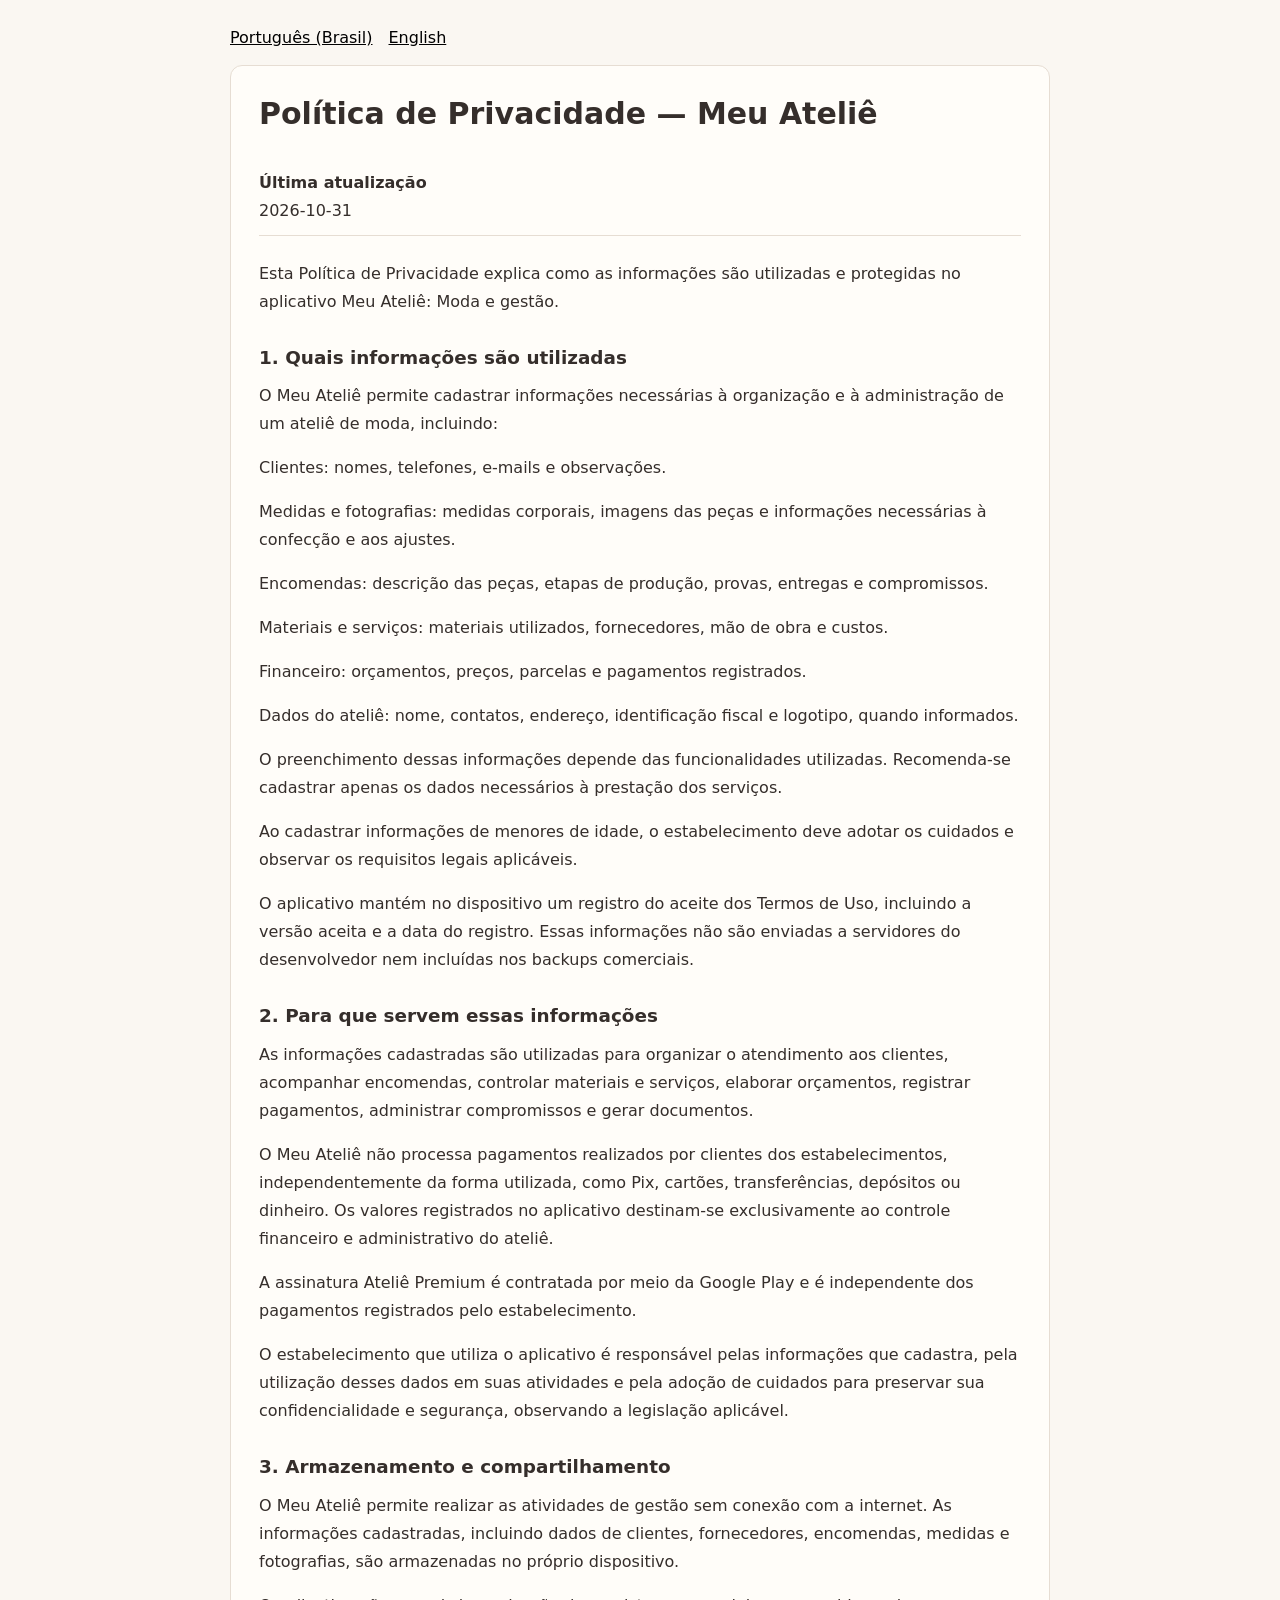
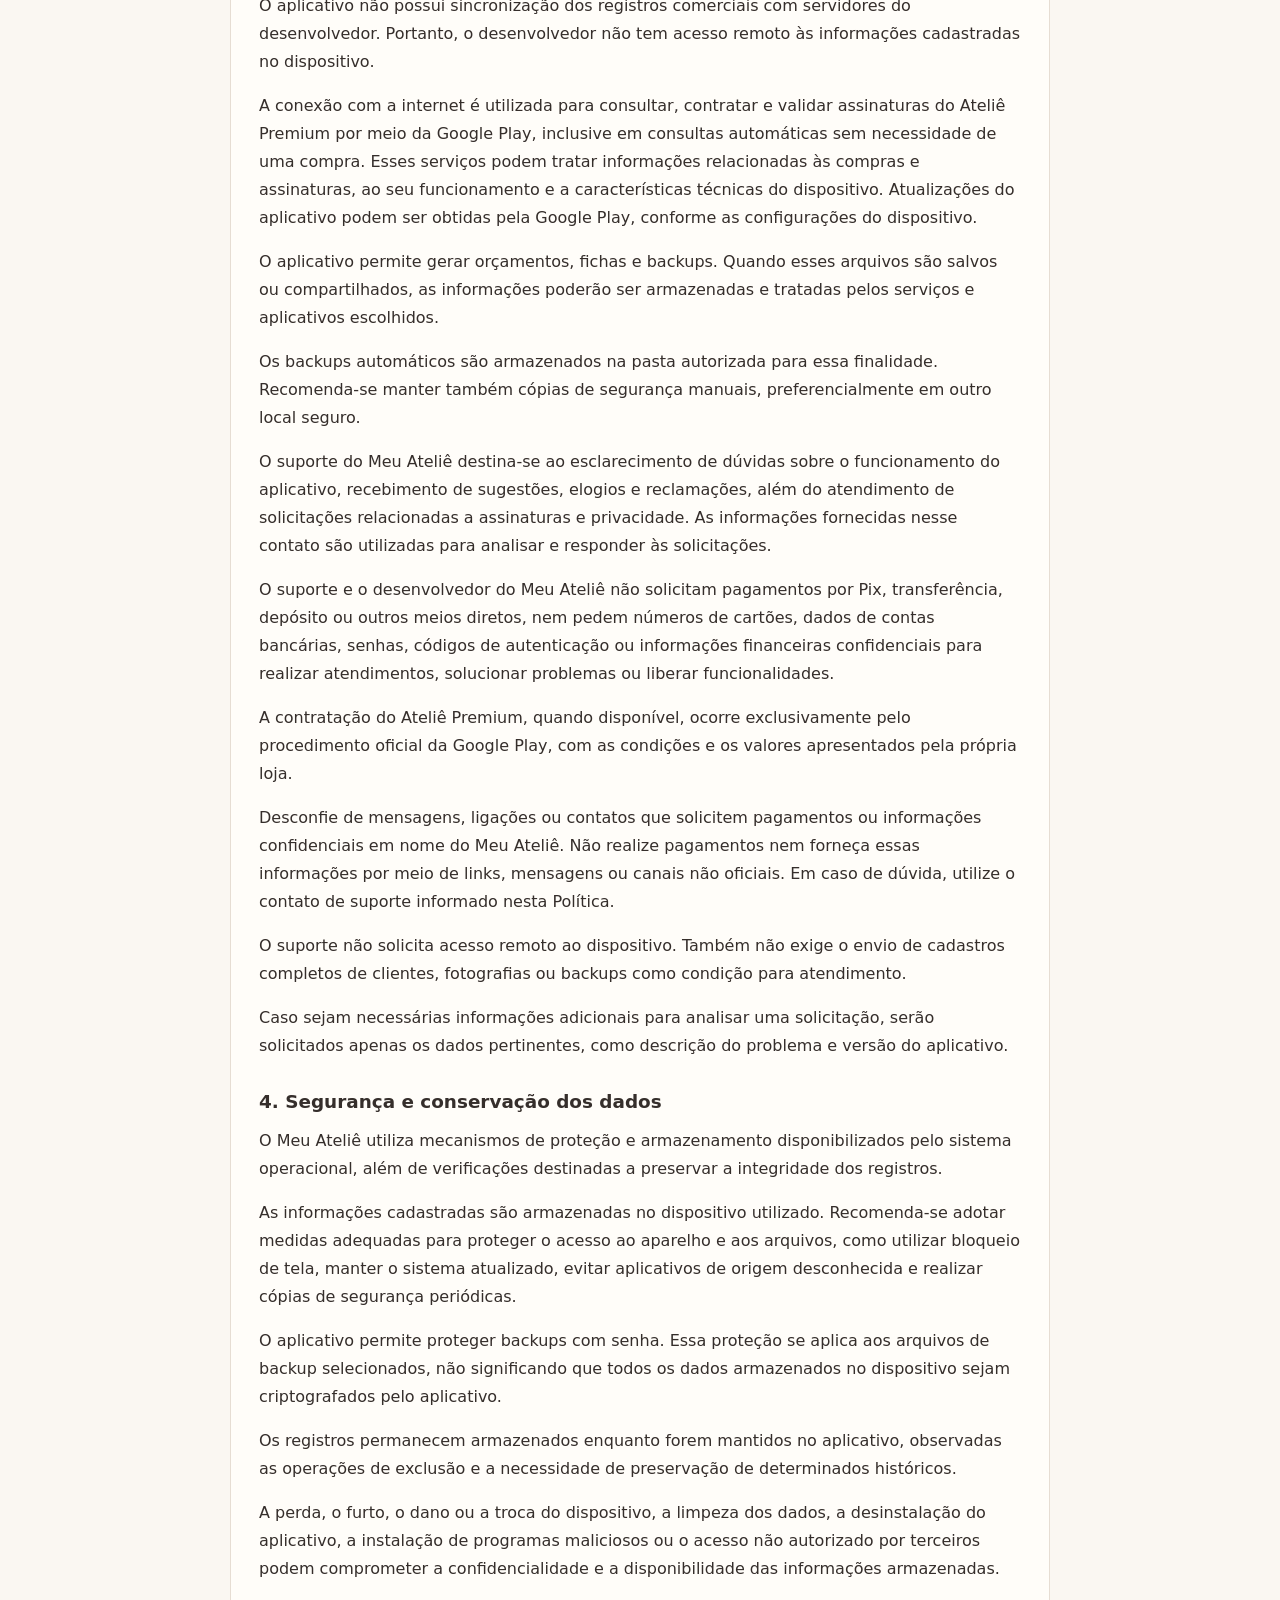
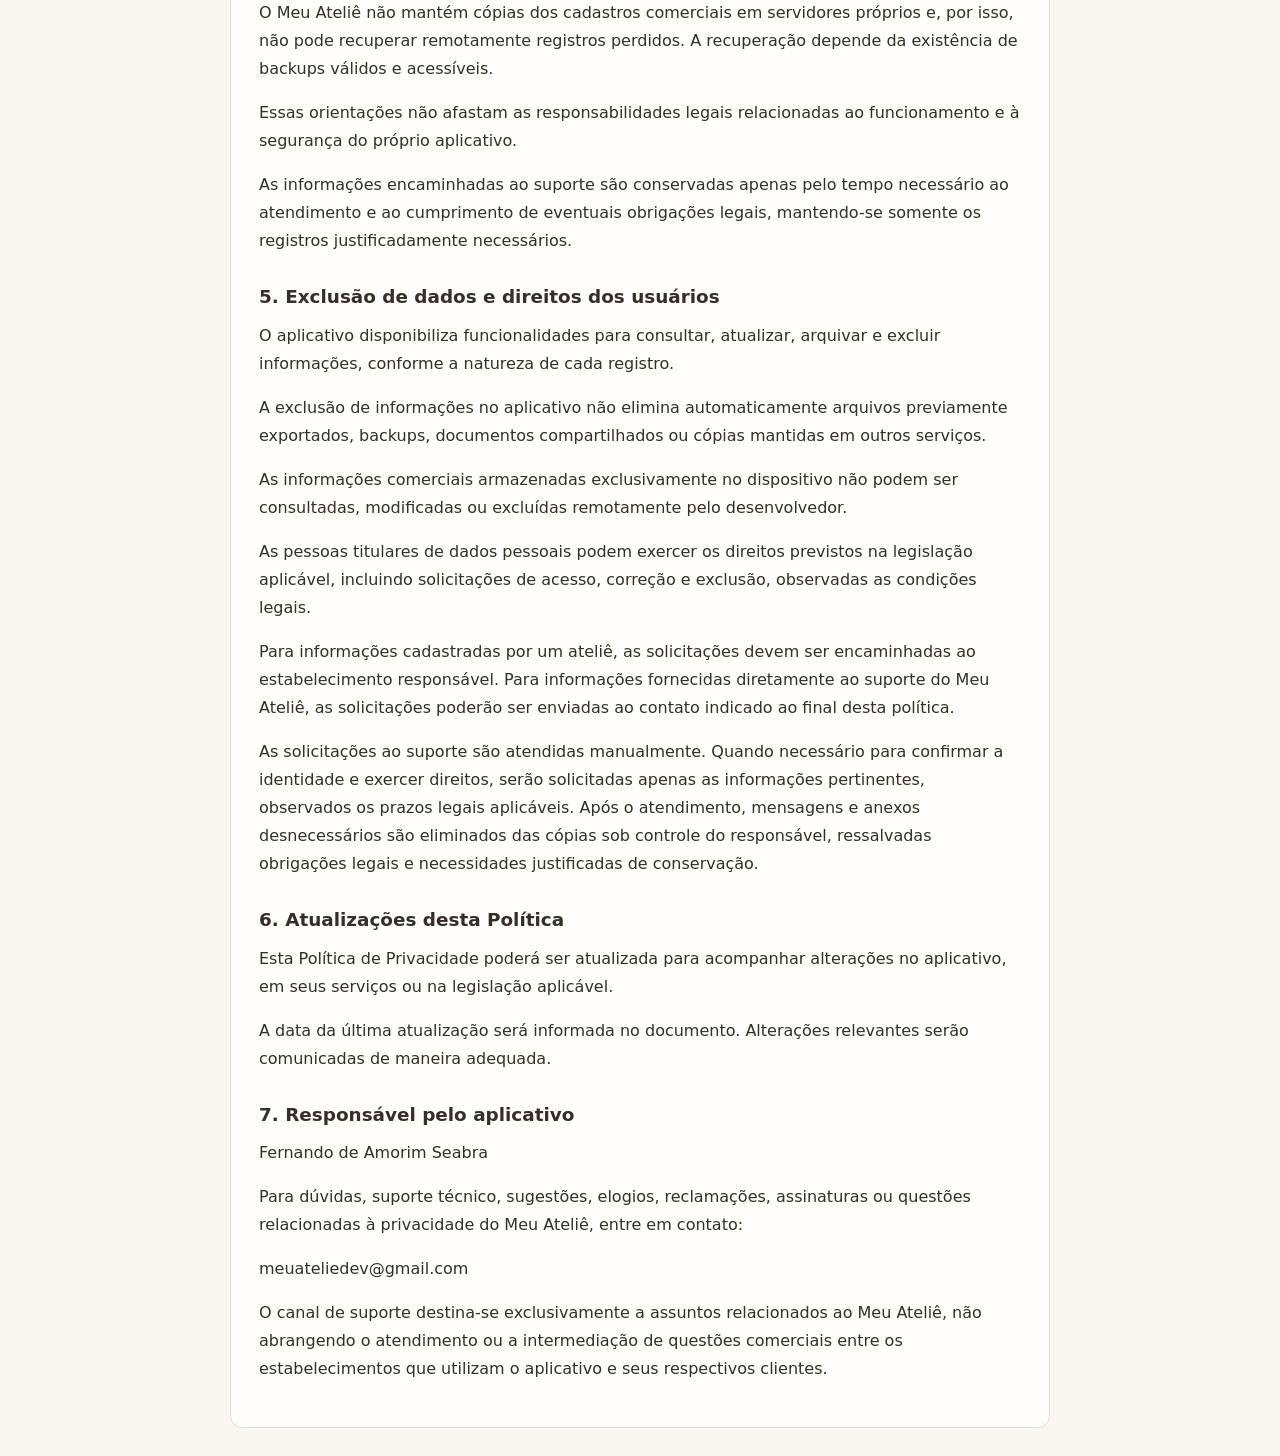
<file: index.html>
<!doctype html>
<html lang="pt-BR"><head><meta charset="utf-8"><meta name="viewport" content="width=device-width, initial-scale=1">
<meta name="referrer" content="no-referrer"><meta name="politica-versao" content="2026-10-31.1">
<meta name="robots" content="noindex,nofollow">
<title>Política de Privacidade — Meu Ateliê</title><link rel="stylesheet" href="politica.css"></head>
<body class="politica-publica"><main><nav aria-label="Idiomas da política"><a href="index.html" lang="pt-BR" hreflang="pt-BR">Português (Brasil)</a><a href="en/index.html" lang="en" hreflang="en">English</a></nav>
<article class="politica-privacidade" data-politica-versao="2026-10-31.1" data-conteudo-sha256="8db6afc2fa09c1e8a56a0092b82c70f2dd0b6d3e1a6315593433b41dd7899876">
<header><h1>Política de Privacidade — Meu Ateliê</h1><dl><div><dt>Última atualização</dt><dd>2026-10-31</dd></div></dl><p>Esta Política de Privacidade explica como as informações são utilizadas e protegidas no aplicativo Meu Ateliê: Moda e gestão.</p></header>
<div data-politica-secoes><section data-secao="dados" aria-labelledby="politica-dados"><h2 id="politica-dados">1. Quais informações são utilizadas</h2>
<p>O Meu Ateliê permite cadastrar informações necessárias à organização e à administração de um ateliê de moda, incluindo:</p>
<p>Clientes: nomes, telefones, e-mails e observações.</p>
<p>Medidas e fotografias: medidas corporais, imagens das peças e informações necessárias à confecção e aos ajustes.</p>
<p>Encomendas: descrição das peças, etapas de produção, provas, entregas e compromissos.</p>
<p>Materiais e serviços: materiais utilizados, fornecedores, mão de obra e custos.</p>
<p>Financeiro: orçamentos, preços, parcelas e pagamentos registrados.</p>
<p>Dados do ateliê: nome, contatos, endereço, identificação fiscal e logotipo, quando informados.</p>
<p>O preenchimento dessas informações depende das funcionalidades utilizadas. Recomenda-se cadastrar apenas os dados necessários à prestação dos serviços.</p>
<p>Ao cadastrar informações de menores de idade, o estabelecimento deve adotar os cuidados e observar os requisitos legais aplicáveis.</p>
<p>O aplicativo mantém no dispositivo um registro do aceite dos Termos de Uso, incluindo a versão aceita e a data do registro. Essas informações não são enviadas a servidores do desenvolvedor nem incluídas nos backups comerciais.</p></section>
<section data-secao="finalidades" aria-labelledby="politica-finalidades"><h2 id="politica-finalidades">2. Para que servem essas informações</h2>
<p>As informações cadastradas são utilizadas para organizar o atendimento aos clientes, acompanhar encomendas, controlar materiais e serviços, elaborar orçamentos, registrar pagamentos, administrar compromissos e gerar documentos.</p>
<p>O Meu Ateliê não processa pagamentos realizados por clientes dos estabelecimentos, independentemente da forma utilizada, como Pix, cartões, transferências, depósitos ou dinheiro. Os valores registrados no aplicativo destinam-se exclusivamente ao controle financeiro e administrativo do ateliê.</p>
<p>A assinatura Ateliê Premium é contratada por meio da Google Play e é independente dos pagamentos registrados pelo estabelecimento.</p>
<p>O estabelecimento que utiliza o aplicativo é responsável pelas informações que cadastra, pela utilização desses dados em suas atividades e pela adoção de cuidados para preservar sua confidencialidade e segurança, observando a legislação aplicável.</p></section>
<section data-secao="armazenamento" aria-labelledby="politica-armazenamento"><h2 id="politica-armazenamento">3. Armazenamento e compartilhamento</h2>
<p>O Meu Ateliê permite realizar as atividades de gestão sem conexão com a internet. As informações cadastradas, incluindo dados de clientes, fornecedores, encomendas, medidas e fotografias, são armazenadas no próprio dispositivo.</p>
<p>O aplicativo não possui sincronização dos registros comerciais com servidores do desenvolvedor. Portanto, o desenvolvedor não tem acesso remoto às informações cadastradas no dispositivo.</p>
<p>A conexão com a internet é utilizada para consultar, contratar e validar assinaturas do Ateliê Premium por meio da Google Play, inclusive em consultas automáticas sem necessidade de uma compra. Esses serviços podem tratar informações relacionadas às compras e assinaturas, ao seu funcionamento e a características técnicas do dispositivo. Atualizações do aplicativo podem ser obtidas pela Google Play, conforme as configurações do dispositivo.</p>
<p>O aplicativo permite gerar orçamentos, fichas e backups. Quando esses arquivos são salvos ou compartilhados, as informações poderão ser armazenadas e tratadas pelos serviços e aplicativos escolhidos.</p>
<p>Os backups automáticos são armazenados na pasta autorizada para essa finalidade. Recomenda-se manter também cópias de segurança manuais, preferencialmente em outro local seguro.</p>
<p>O suporte do Meu Ateliê destina-se ao esclarecimento de dúvidas sobre o funcionamento do aplicativo, recebimento de sugestões, elogios e reclamações, além do atendimento de solicitações relacionadas a assinaturas e privacidade. As informações fornecidas nesse contato são utilizadas para analisar e responder às solicitações.</p>
<p>O suporte e o desenvolvedor do Meu Ateliê não solicitam pagamentos por Pix, transferência, depósito ou outros meios diretos, nem pedem números de cartões, dados de contas bancárias, senhas, códigos de autenticação ou informações financeiras confidenciais para realizar atendimentos, solucionar problemas ou liberar funcionalidades.</p>
<p>A contratação do Ateliê Premium, quando disponível, ocorre exclusivamente pelo procedimento oficial da Google Play, com as condições e os valores apresentados pela própria loja.</p>
<p>Desconfie de mensagens, ligações ou contatos que solicitem pagamentos ou informações confidenciais em nome do Meu Ateliê. Não realize pagamentos nem forneça essas informações por meio de links, mensagens ou canais não oficiais. Em caso de dúvida, utilize o contato de suporte informado nesta Política.</p>
<p>O suporte não solicita acesso remoto ao dispositivo. Também não exige o envio de cadastros completos de clientes, fotografias ou backups como condição para atendimento.</p>
<p>Caso sejam necessárias informações adicionais para analisar uma solicitação, serão solicitados apenas os dados pertinentes, como descrição do problema e versão do aplicativo.</p></section>
<section data-secao="seguranca" aria-labelledby="politica-seguranca"><h2 id="politica-seguranca">4. Segurança e conservação dos dados</h2>
<p>O Meu Ateliê utiliza mecanismos de proteção e armazenamento disponibilizados pelo sistema operacional, além de verificações destinadas a preservar a integridade dos registros.</p>
<p>As informações cadastradas são armazenadas no dispositivo utilizado. Recomenda-se adotar medidas adequadas para proteger o acesso ao aparelho e aos arquivos, como utilizar bloqueio de tela, manter o sistema atualizado, evitar aplicativos de origem desconhecida e realizar cópias de segurança periódicas.</p>
<p>O aplicativo permite proteger backups com senha. Essa proteção se aplica aos arquivos de backup selecionados, não significando que todos os dados armazenados no dispositivo sejam criptografados pelo aplicativo.</p>
<p>Os registros permanecem armazenados enquanto forem mantidos no aplicativo, observadas as operações de exclusão e a necessidade de preservação de determinados históricos.</p>
<p>A perda, o furto, o dano ou a troca do dispositivo, a limpeza dos dados, a desinstalação do aplicativo, a instalação de programas maliciosos ou o acesso não autorizado por terceiros podem comprometer a confidencialidade e a disponibilidade das informações armazenadas.</p>
<p>O Meu Ateliê não mantém cópias dos cadastros comerciais em servidores próprios e, por isso, não pode recuperar remotamente registros perdidos. A recuperação depende da existência de backups válidos e acessíveis.</p>
<p>Essas orientações não afastam as responsabilidades legais relacionadas ao funcionamento e à segurança do próprio aplicativo.</p>
<p>As informações encaminhadas ao suporte são conservadas apenas pelo tempo necessário ao atendimento e ao cumprimento de eventuais obrigações legais, mantendo-se somente os registros justificadamente necessários.</p></section>
<section data-secao="direitos" aria-labelledby="politica-direitos"><h2 id="politica-direitos">5. Exclusão de dados e direitos dos usuários</h2>
<p>O aplicativo disponibiliza funcionalidades para consultar, atualizar, arquivar e excluir informações, conforme a natureza de cada registro.</p>
<p>A exclusão de informações no aplicativo não elimina automaticamente arquivos previamente exportados, backups, documentos compartilhados ou cópias mantidas em outros serviços.</p>
<p>As informações comerciais armazenadas exclusivamente no dispositivo não podem ser consultadas, modificadas ou excluídas remotamente pelo desenvolvedor.</p>
<p>As pessoas titulares de dados pessoais podem exercer os direitos previstos na legislação aplicável, incluindo solicitações de acesso, correção e exclusão, observadas as condições legais.</p>
<p>Para informações cadastradas por um ateliê, as solicitações devem ser encaminhadas ao estabelecimento responsável. Para informações fornecidas diretamente ao suporte do Meu Ateliê, as solicitações poderão ser enviadas ao contato indicado ao final desta política.</p>
<p>As solicitações ao suporte são atendidas manualmente. Quando necessário para confirmar a identidade e exercer direitos, serão solicitadas apenas as informações pertinentes, observados os prazos legais aplicáveis. Após o atendimento, mensagens e anexos desnecessários são eliminados das cópias sob controle do responsável, ressalvadas obrigações legais e necessidades justificadas de conservação.</p></section>
<section data-secao="atualizacoes" aria-labelledby="politica-atualizacoes"><h2 id="politica-atualizacoes">6. Atualizações desta Política</h2>
<p>Esta Política de Privacidade poderá ser atualizada para acompanhar alterações no aplicativo, em seus serviços ou na legislação aplicável.</p>
<p>A data da última atualização será informada no documento. Alterações relevantes serão comunicadas de maneira adequada.</p></section>
<section data-secao="responsavel" aria-labelledby="politica-responsavel"><h2 id="politica-responsavel">7. Responsável pelo aplicativo</h2>
<p>Fernando de Amorim Seabra</p>
<p>Para dúvidas, suporte técnico, sugestões, elogios, reclamações, assinaturas ou questões relacionadas à privacidade do Meu Ateliê, entre em contato:</p>
<p>meuateliedev@gmail.com</p>
<p>O canal de suporte destina-se exclusivamente a assuntos relacionados ao Meu Ateliê, não abrangendo o atendimento ou a intermediação de questões comerciais entre os estabelecimentos que utilizam o aplicativo e seus respectivos clientes.</p></section></div></article></main></body></html>
</file>
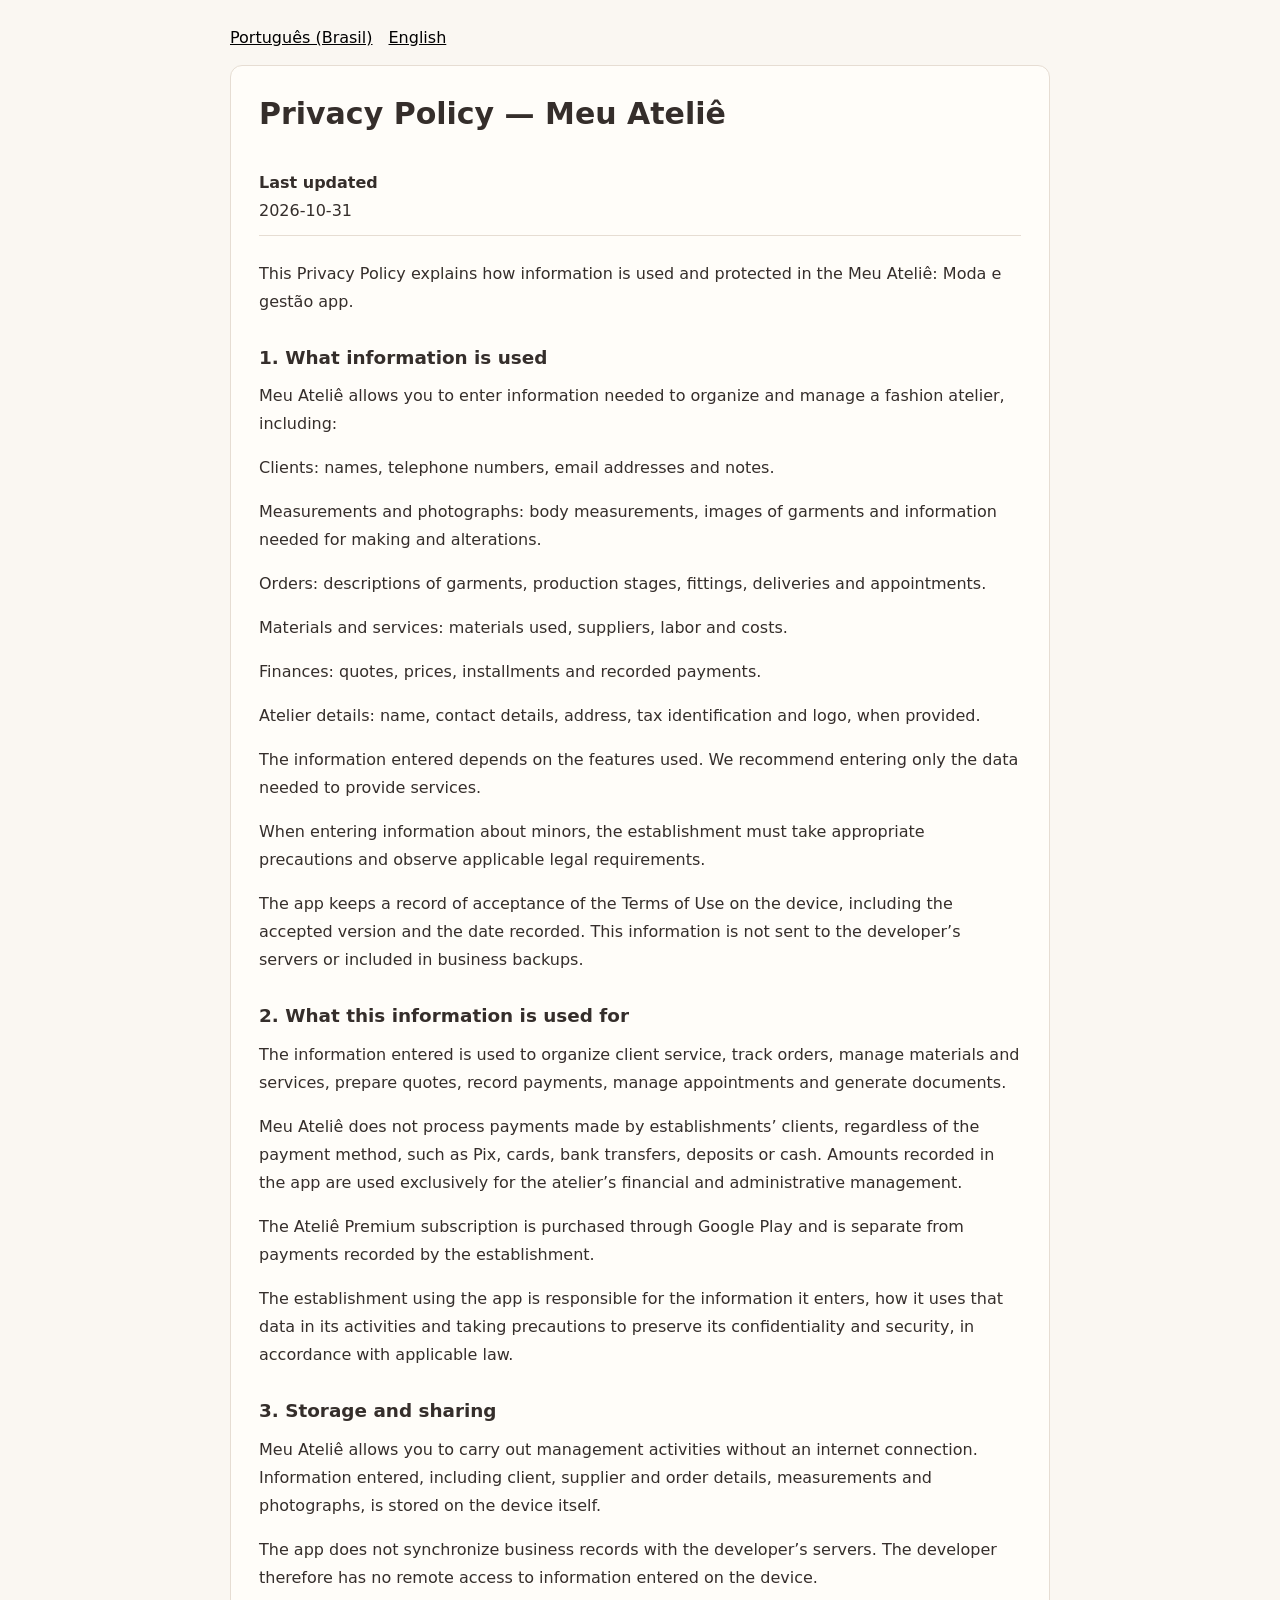
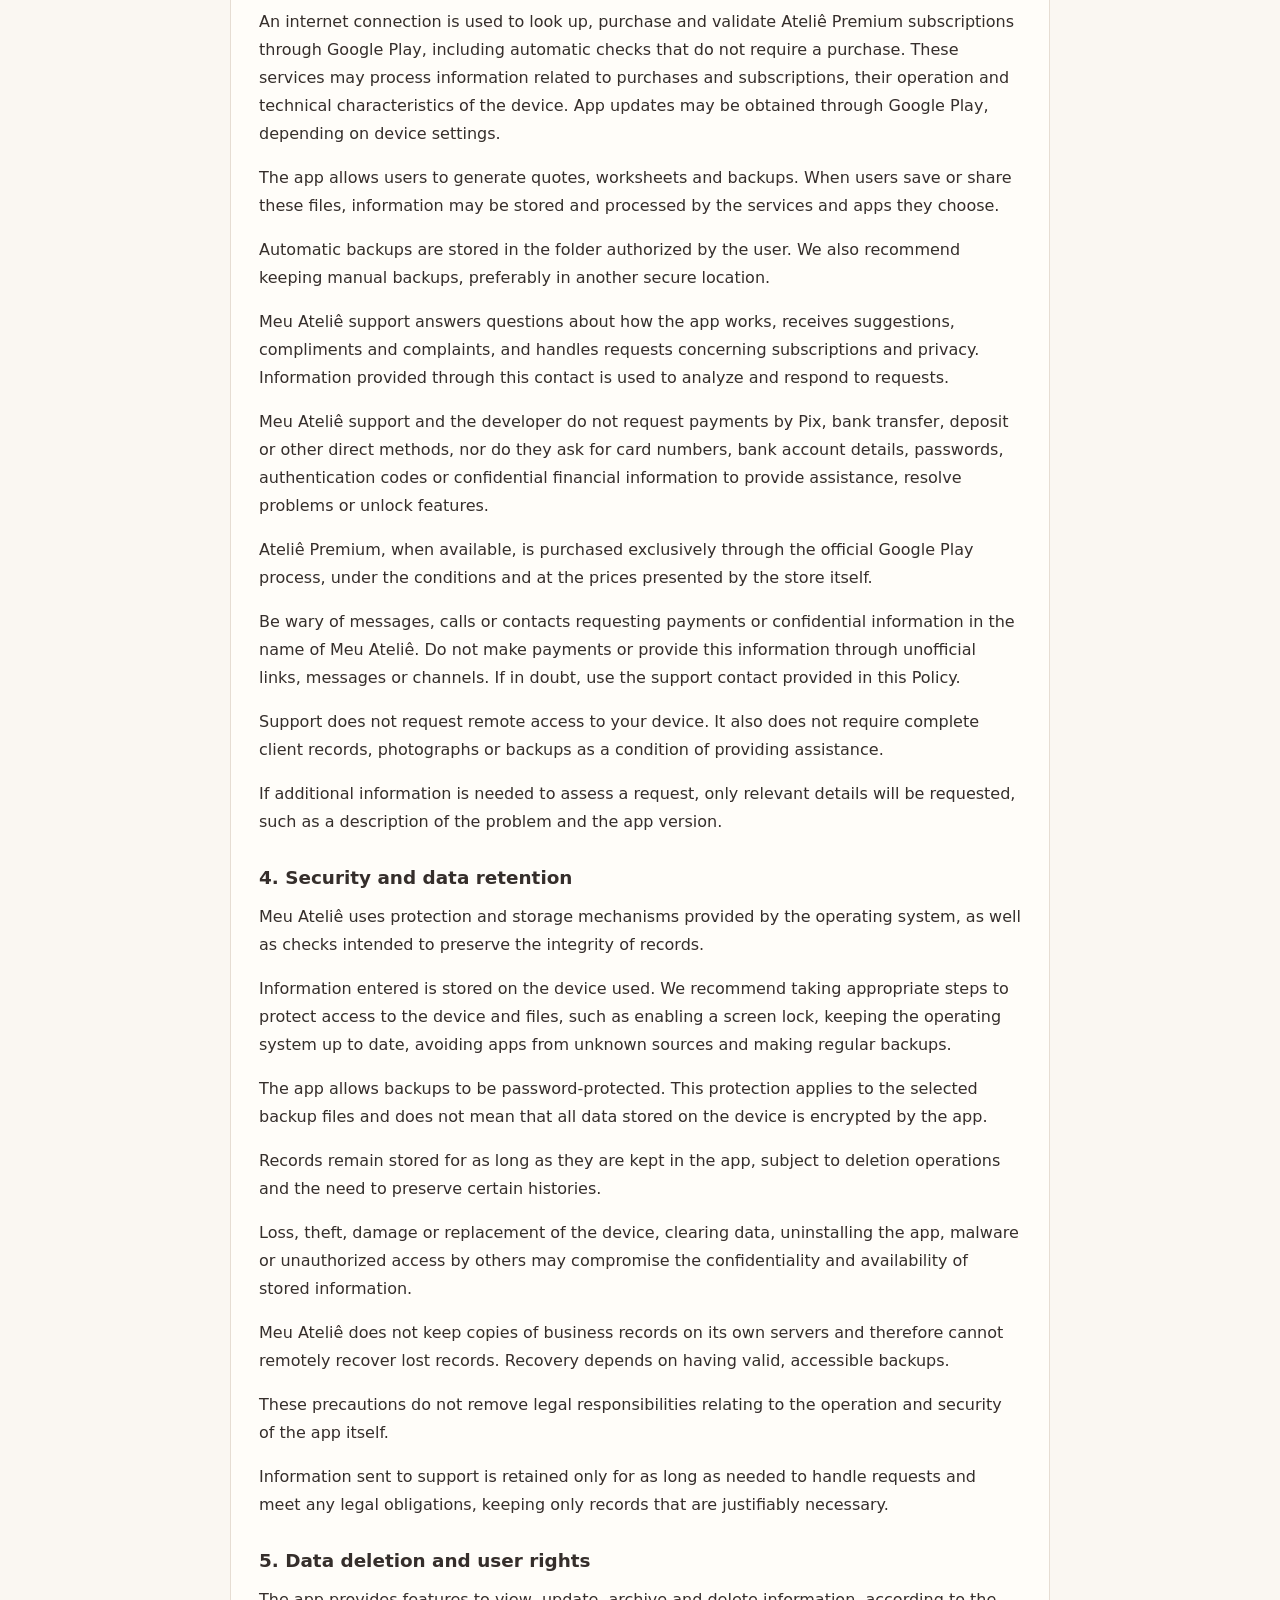
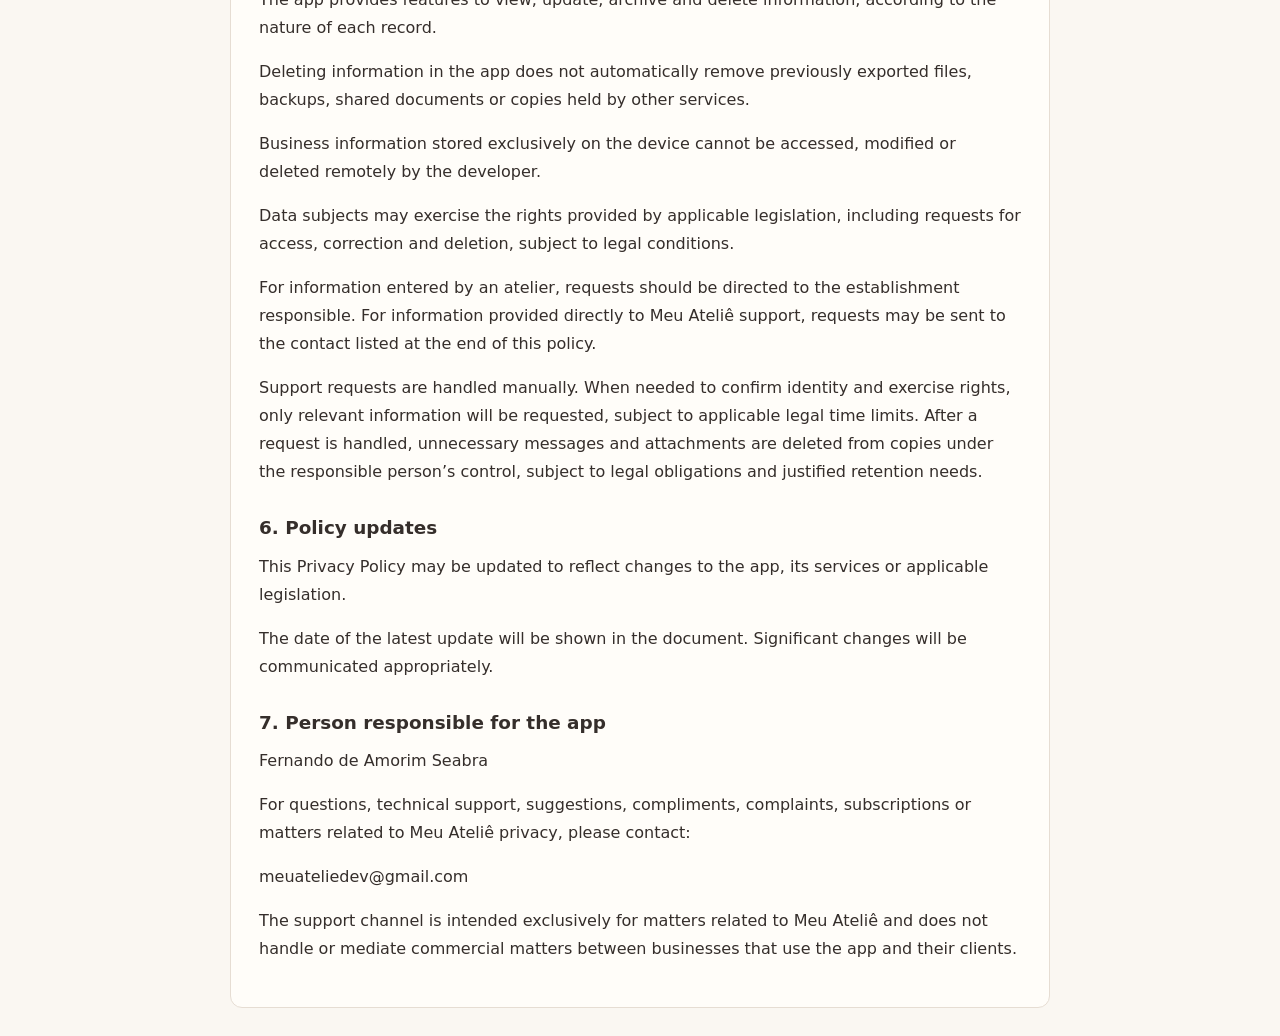
<file: en/index.html>
<!doctype html>
<html lang="en"><head><meta charset="utf-8"><meta name="viewport" content="width=device-width, initial-scale=1">
<meta name="referrer" content="no-referrer"><meta name="politica-versao" content="2026-10-31.1">
<meta name="robots" content="noindex,nofollow">
<title>Privacy Policy — Meu Ateliê</title><link rel="stylesheet" href="../politica.css"></head>
<body class="politica-publica"><main><nav aria-label="Policy languages"><a href="../index.html" lang="pt-BR" hreflang="pt-BR">Português (Brasil)</a><a href="index.html" lang="en" hreflang="en">English</a></nav>
<article class="politica-privacidade" data-politica-versao="2026-10-31.1" data-conteudo-sha256="7fbb2ca0ebd2b094c8ab4502e16d0ffe7472e5d30e9868f69964086e5a2dd076">
<header><h1>Privacy Policy — Meu Ateliê</h1><dl><div><dt>Last updated</dt><dd>2026-10-31</dd></div></dl><p>This Privacy Policy explains how information is used and protected in the Meu Ateliê: Moda e gestão app.</p></header>
<div data-politica-secoes><section data-secao="dados" aria-labelledby="politica-dados"><h2 id="politica-dados">1. What information is used</h2>
<p>Meu Ateliê allows you to enter information needed to organize and manage a fashion atelier, including:</p>
<p>Clients: names, telephone numbers, email addresses and notes.</p>
<p>Measurements and photographs: body measurements, images of garments and information needed for making and alterations.</p>
<p>Orders: descriptions of garments, production stages, fittings, deliveries and appointments.</p>
<p>Materials and services: materials used, suppliers, labor and costs.</p>
<p>Finances: quotes, prices, installments and recorded payments.</p>
<p>Atelier details: name, contact details, address, tax identification and logo, when provided.</p>
<p>The information entered depends on the features used. We recommend entering only the data needed to provide services.</p>
<p>When entering information about minors, the establishment must take appropriate precautions and observe applicable legal requirements.</p>
<p>The app keeps a record of acceptance of the Terms of Use on the device, including the accepted version and the date recorded. This information is not sent to the developer’s servers or included in business backups.</p></section>
<section data-secao="finalidades" aria-labelledby="politica-finalidades"><h2 id="politica-finalidades">2. What this information is used for</h2>
<p>The information entered is used to organize client service, track orders, manage materials and services, prepare quotes, record payments, manage appointments and generate documents.</p>
<p>Meu Ateliê does not process payments made by establishments’ clients, regardless of the payment method, such as Pix, cards, bank transfers, deposits or cash. Amounts recorded in the app are used exclusively for the atelier’s financial and administrative management.</p>
<p>The Ateliê Premium subscription is purchased through Google Play and is separate from payments recorded by the establishment.</p>
<p>The establishment using the app is responsible for the information it enters, how it uses that data in its activities and taking precautions to preserve its confidentiality and security, in accordance with applicable law.</p></section>
<section data-secao="armazenamento" aria-labelledby="politica-armazenamento"><h2 id="politica-armazenamento">3. Storage and sharing</h2>
<p>Meu Ateliê allows you to carry out management activities without an internet connection. Information entered, including client, supplier and order details, measurements and photographs, is stored on the device itself.</p>
<p>The app does not synchronize business records with the developer’s servers. The developer therefore has no remote access to information entered on the device.</p>
<p>An internet connection is used to look up, purchase and validate Ateliê Premium subscriptions through Google Play, including automatic checks that do not require a purchase. These services may process information related to purchases and subscriptions, their operation and technical characteristics of the device. App updates may be obtained through Google Play, depending on device settings.</p>
<p>The app allows users to generate quotes, worksheets and backups. When users save or share these files, information may be stored and processed by the services and apps they choose.</p>
<p>Automatic backups are stored in the folder authorized by the user. We also recommend keeping manual backups, preferably in another secure location.</p>
<p>Meu Ateliê support answers questions about how the app works, receives suggestions, compliments and complaints, and handles requests concerning subscriptions and privacy. Information provided through this contact is used to analyze and respond to requests.</p>
<p>Meu Ateliê support and the developer do not request payments by Pix, bank transfer, deposit or other direct methods, nor do they ask for card numbers, bank account details, passwords, authentication codes or confidential financial information to provide assistance, resolve problems or unlock features.</p>
<p>Ateliê Premium, when available, is purchased exclusively through the official Google Play process, under the conditions and at the prices presented by the store itself.</p>
<p>Be wary of messages, calls or contacts requesting payments or confidential information in the name of Meu Ateliê. Do not make payments or provide this information through unofficial links, messages or channels. If in doubt, use the support contact provided in this Policy.</p>
<p>Support does not request remote access to your device. It also does not require complete client records, photographs or backups as a condition of providing assistance.</p>
<p>If additional information is needed to assess a request, only relevant details will be requested, such as a description of the problem and the app version.</p></section>
<section data-secao="seguranca" aria-labelledby="politica-seguranca"><h2 id="politica-seguranca">4. Security and data retention</h2>
<p>Meu Ateliê uses protection and storage mechanisms provided by the operating system, as well as checks intended to preserve the integrity of records.</p>
<p>Information entered is stored on the device used. We recommend taking appropriate steps to protect access to the device and files, such as enabling a screen lock, keeping the operating system up to date, avoiding apps from unknown sources and making regular backups.</p>
<p>The app allows backups to be password-protected. This protection applies to the selected backup files and does not mean that all data stored on the device is encrypted by the app.</p>
<p>Records remain stored for as long as they are kept in the app, subject to deletion operations and the need to preserve certain histories.</p>
<p>Loss, theft, damage or replacement of the device, clearing data, uninstalling the app, malware or unauthorized access by others may compromise the confidentiality and availability of stored information.</p>
<p>Meu Ateliê does not keep copies of business records on its own servers and therefore cannot remotely recover lost records. Recovery depends on having valid, accessible backups.</p>
<p>These precautions do not remove legal responsibilities relating to the operation and security of the app itself.</p>
<p>Information sent to support is retained only for as long as needed to handle requests and meet any legal obligations, keeping only records that are justifiably necessary.</p></section>
<section data-secao="direitos" aria-labelledby="politica-direitos"><h2 id="politica-direitos">5. Data deletion and user rights</h2>
<p>The app provides features to view, update, archive and delete information, according to the nature of each record.</p>
<p>Deleting information in the app does not automatically remove previously exported files, backups, shared documents or copies held by other services.</p>
<p>Business information stored exclusively on the device cannot be accessed, modified or deleted remotely by the developer.</p>
<p>Data subjects may exercise the rights provided by applicable legislation, including requests for access, correction and deletion, subject to legal conditions.</p>
<p>For information entered by an atelier, requests should be directed to the establishment responsible. For information provided directly to Meu Ateliê support, requests may be sent to the contact listed at the end of this policy.</p>
<p>Support requests are handled manually. When needed to confirm identity and exercise rights, only relevant information will be requested, subject to applicable legal time limits. After a request is handled, unnecessary messages and attachments are deleted from copies under the responsible person’s control, subject to legal obligations and justified retention needs.</p></section>
<section data-secao="atualizacoes" aria-labelledby="politica-atualizacoes"><h2 id="politica-atualizacoes">6. Policy updates</h2>
<p>This Privacy Policy may be updated to reflect changes to the app, its services or applicable legislation.</p>
<p>The date of the latest update will be shown in the document. Significant changes will be communicated appropriately.</p></section>
<section data-secao="responsavel" aria-labelledby="politica-responsavel"><h2 id="politica-responsavel">7. Person responsible for the app</h2>
<p>Fernando de Amorim Seabra</p>
<p>For questions, technical support, suggestions, compliments, complaints, subscriptions or matters related to Meu Ateliê privacy, please contact:</p>
<p>meuateliedev@gmail.com</p>
<p>The support channel is intended exclusively for matters related to Meu Ateliê and does not handle or mediate commercial matters between businesses that use the app and their clients.</p></section></div></article></main></body></html>
</file>
<file: politica.css>
/* Compartilhado pelo app e pelo gerador HTML; sem fontes ou recursos remotos. */
.politica-privacidade {
  --politica-fundo: #fffdf9;
  --politica-texto: #352e2b;
  --politica-borda: #e6ddd3;
  --politica-aviso: #f7eee1;
  --politica-link: #79523f;
  color-scheme: light;
  color: var(--politica-texto);
  background: var(--politica-fundo);
  border: 1px solid var(--politica-borda);
  border-radius: 12px;
  padding: clamp(16px, 4.5vw, 28px);
  line-height: 1.75;
  font-size: 1rem;
  overflow-wrap: anywhere;
  min-width: 0;
}
.politica-privacidade *, .politica-publica * { box-sizing: border-box; }
article.politica-privacidade h1, article.politica-privacidade h2, article.politica-privacidade h3 { color: var(--politica-texto); line-height: 1.35; text-wrap: balance; }
.politica-privacidade header h1, .politica-privacidade header h2 { margin: 0 0 20px; font-size: clamp(23px, 5.5vw, 30px); }
.politica-privacidade section h2, .politica-privacidade h3 { font-size: 1.15rem; margin: 30px 0 12px; }
.politica-privacidade p { margin: 0 0 16px; }
.politica-privacidade li { margin-bottom: 10px; }
.politica-privacidade ul { padding-left: 24px; }
article.politica-privacidade a { color: var(--politica-link); text-decoration: underline; text-underline-offset: 3px; }
.politica-privacidade a:focus-visible, .politica-publica nav a:focus-visible { outline: 3px solid currentColor; outline-offset: 4px; }
.politica-privacidade dl { margin: 24px 0; }
.politica-privacidade dl > div { padding: 10px 0; border-bottom: 1px solid var(--politica-borda); }
.politica-privacidade dt { font-weight: 650; }
.politica-privacidade dd { margin: 0; }
.politica-privacidade .politica-minuta, .politica-privacidade .politica-pendencias { background: var(--politica-aviso); border-radius: 8px; padding: 16px; }
.politica-privacidade .politica-pendencias h3 { margin-top: 0; }
.politica-privacidade .politica-idioma { font-size: .92rem; }
.politica-privacidade footer { border-top: 1px solid var(--politica-borda); margin-top: 28px; padding-top: 18px; }
.politica-publica { margin: 0; padding: clamp(12px, 3vw, 28px); background: #faf7f2; font-family: 'Segoe UI', system-ui, sans-serif; }
.politica-publica main { max-width: 820px; margin: 0 auto; }
.politica-publica nav { margin: 0 0 18px; display: flex; flex-wrap: wrap; gap: 16px; }
.politica-publica nav a { color: inherit; }
@media (prefers-color-scheme: dark) {
  .politica-privacidade {
    --politica-fundo: #211d1b;
    --politica-texto: #f2e9df;
    --politica-borda: #62534a;
    --politica-aviso: #3a3026;
    --politica-link: #efc7ac;
    color-scheme: dark;
  }
  .politica-publica { background: #181513; color: #f2e9df; }
}
</file>
